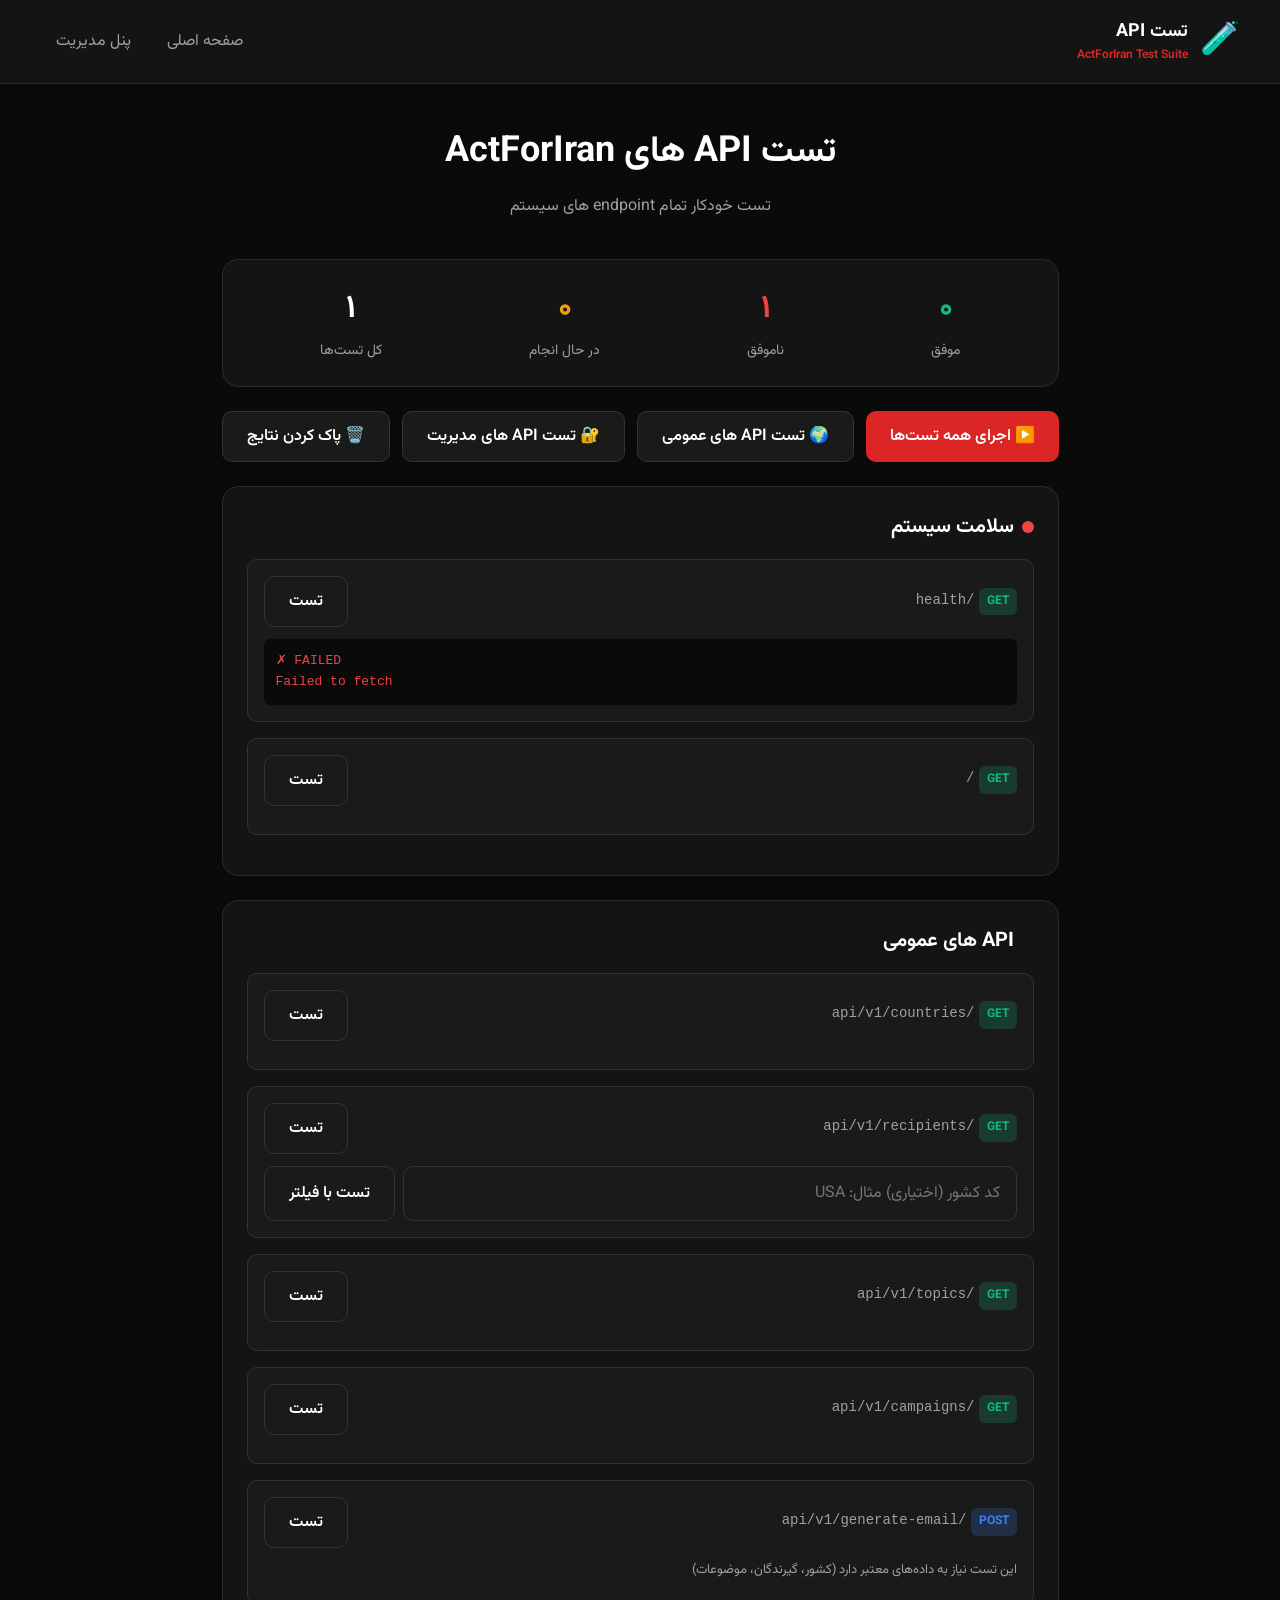
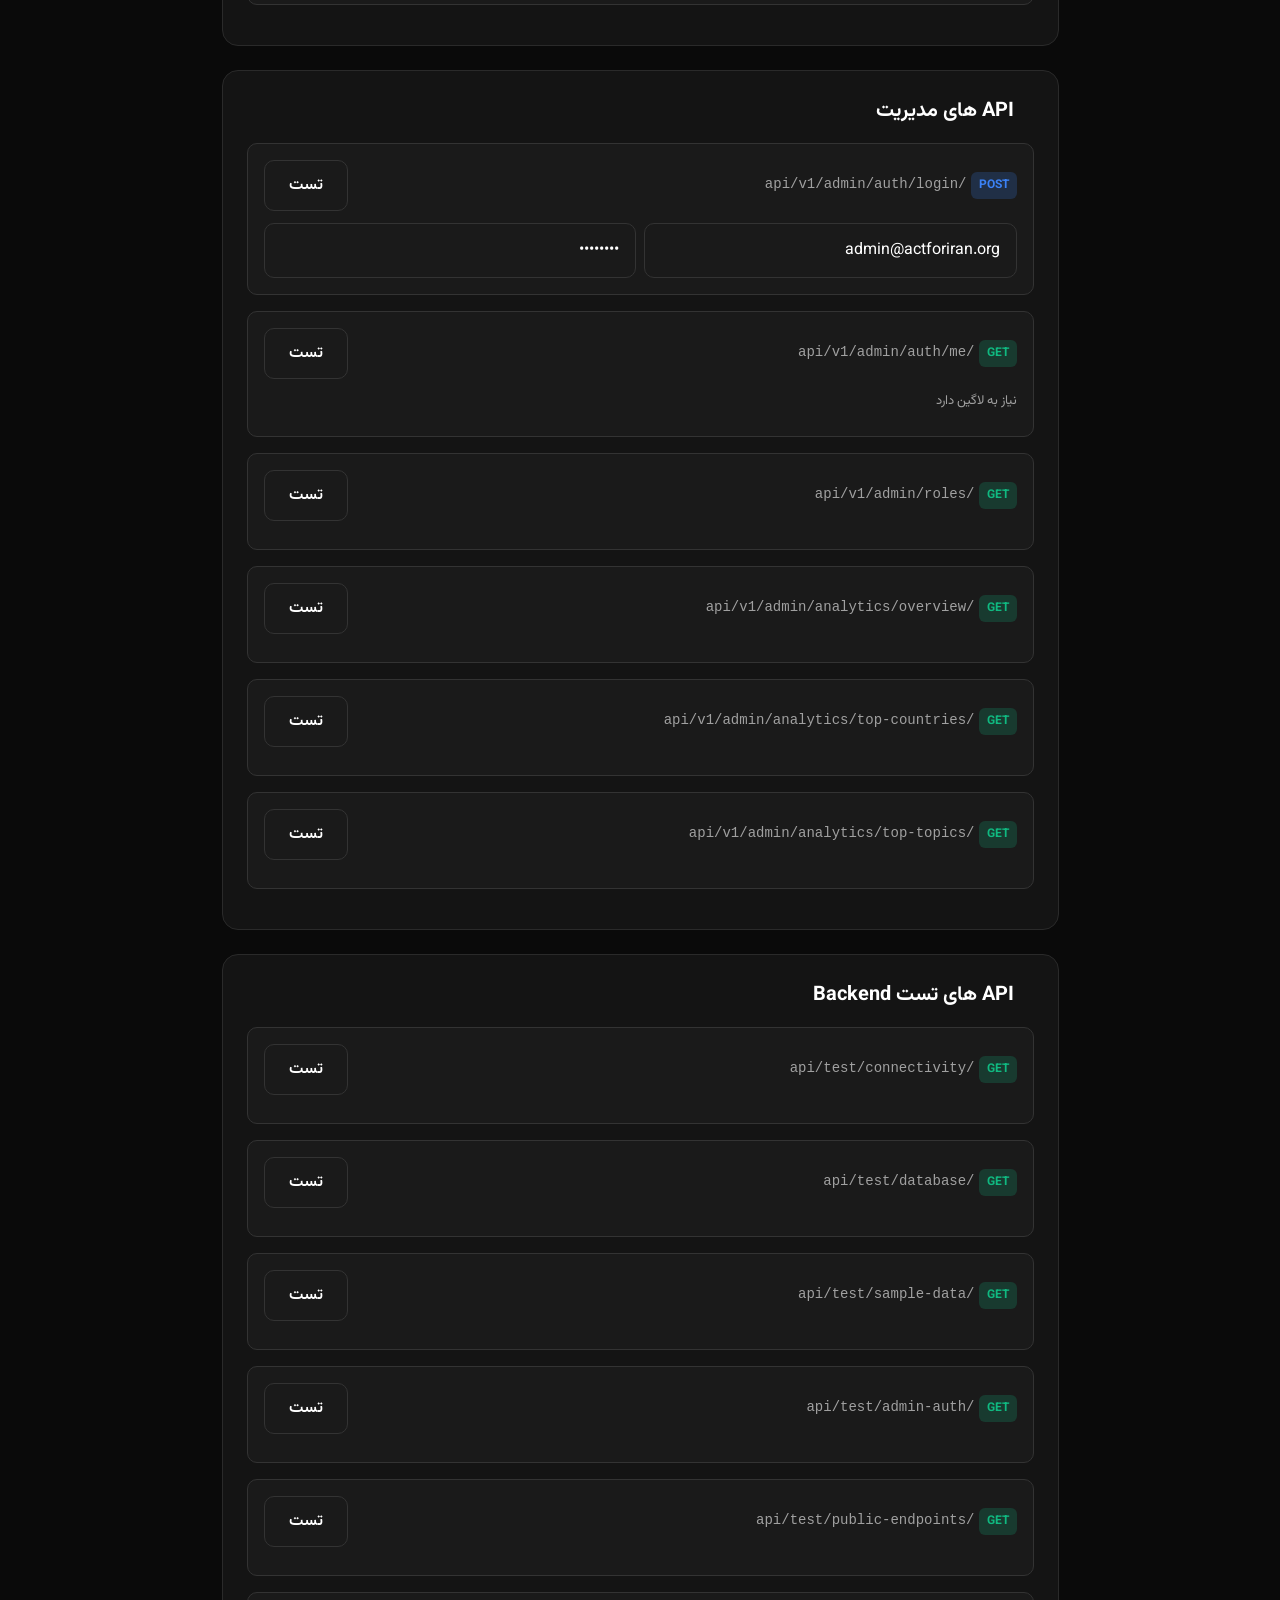
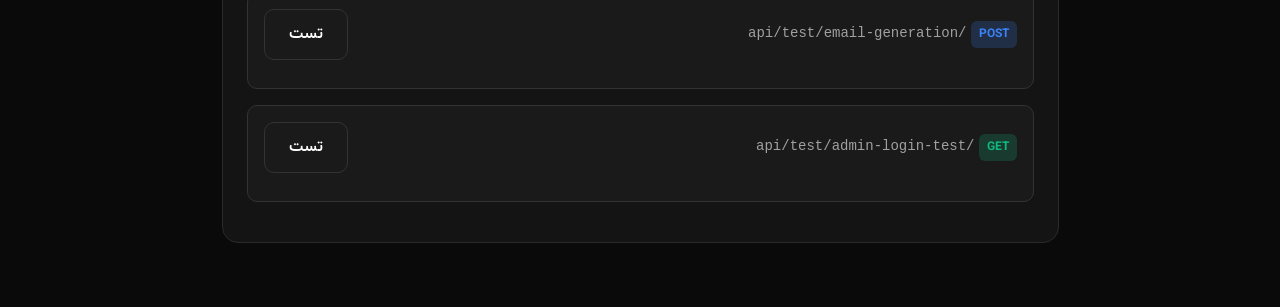
<file: frontend/etesal.html>
<!DOCTYPE html>
<html lang="fa" dir="rtl">
<head>
    <meta charset="UTF-8">
    <meta name="viewport" content="width=device-width, initial-scale=1.0">
    <title>تست API | ActForIran</title>
    <link href="https://fonts.googleapis.com/css2?family=Vazirmatn:wght@300;400;600;700&display=swap" rel="stylesheet">
    <link rel="stylesheet" href="css/style.css">
    <style>
        .test-container {
            max-width: 1200px;
            margin: 0 auto;
            padding: 40px 24px;
        }
        
        .test-header {
            text-align: center;
            margin-bottom: 40px;
        }
        
        .test-header h1 {
            font-size: 36px;
            margin-bottom: 12px;
        }
        
        .test-section {
            background: var(--bg-surface);
            border: 1px solid var(--border-color);
            border-radius: var(--radius-lg);
            padding: 24px;
            margin-bottom: 24px;
        }
        
        .test-section h2 {
            font-size: 20px;
            margin-bottom: 16px;
            display: flex;
            align-items: center;
            gap: 8px;
        }
        
        .status-dot {
            width: 12px;
            height: 12px;
            border-radius: 50%;
            display: inline-block;
        }
        
        .status-success { background: var(--success); }
        .status-error { background: var(--error); }
        .status-pending { background: var(--warning); animation: pulse 1s infinite; }
        
        @keyframes pulse {
            0%, 100% { opacity: 1; }
            50% { opacity: 0.5; }
        }
        
        .endpoint-test {
            background: var(--bg-card);
            border: 1px solid var(--border-light);
            border-radius: var(--radius-md);
            padding: 16px;
            margin-bottom: 16px;
        }
        
        .endpoint-header {
            display: flex;
            justify-content: space-between;
            align-items: center;
            margin-bottom: 12px;
        }
        
        .endpoint-method {
            display: inline-block;
            padding: 4px 8px;
            border-radius: var(--radius-sm);
            font-size: 12px;
            font-weight: 700;
        }
        
        .method-get { background: rgba(16, 185, 129, 0.2); color: var(--success); }
        .method-post { background: rgba(59, 130, 246, 0.2); color: #3B82F6; }
        .method-put { background: rgba(245, 158, 11, 0.2); color: var(--warning); }
        .method-delete { background: rgba(239, 68, 68, 0.2); color: var(--error); }
        
        .endpoint-url {
            font-family: monospace;
            color: var(--text-secondary);
            font-size: 14px;
            direction: ltr;
            text-align: left;
        }
        
        .test-result {
            background: var(--bg-dark);
            border-radius: var(--radius-sm);
            padding: 12px;
            margin-top: 12px;
            max-height: 300px;
            overflow-y: auto;
        }
        
        .test-result pre {
            margin: 0;
            font-size: 13px;
            color: var(--text-secondary);
            white-space: pre-wrap;
            word-break: break-all;
            direction: ltr;
            text-align: left;
        }
        
        .test-controls {
            display: flex;
            gap: 12px;
            margin-bottom: 24px;
            flex-wrap: wrap;
        }
        
        .summary-card {
            display: flex;
            justify-content: space-around;
            background: var(--bg-surface);
            border: 1px solid var(--border-color);
            border-radius: var(--radius-lg);
            padding: 24px;
            margin-bottom: 24px;
        }
        
        .summary-item {
            text-align: center;
        }
        
        .summary-value {
            font-size: 32px;
            font-weight: 700;
            margin-bottom: 4px;
        }
        
        .summary-label {
            color: var(--text-secondary);
            font-size: 14px;
        }
        
        .test-input {
            display: flex;
            gap: 8px;
            margin-top: 8px;
        }
        
        .test-input input {
            flex: 1;
        }
        
        .btn-icon-only {
            padding: 12px;
            min-width: auto;
        }
    </style>
</head>
<body>
    <div class="app">
        <!-- Header -->
        <header class="header">
            <div class="header-content">
                <div class="logo">
                    <span class="logo-icon">🧪</span>
                    <div class="logo-text">
                        <strong>تست API</strong>
                        <small>ActForIran Test Suite</small>
                    </div>
                </div>
                <nav class="nav">
                    <a href="index.html" class="nav-link">صفحه اصلی</a>
                    <a href="admin.html" class="nav-link">پنل مدیریت</a>
                </nav>
            </div>
        </header>

        <div class="test-container">
            <!-- Test Header -->
            <div class="test-header">
                <h1>تست API های ActForIran</h1>
                <p style="color: var(--text-secondary);">تست خودکار تمام endpoint های سیستم</p>
            </div>

            <!-- Summary -->
            <div class="summary-card">
                <div class="summary-item">
                    <div class="summary-value" style="color: var(--success);" id="passedCount">۰</div>
                    <div class="summary-label">موفق</div>
                </div>
                <div class="summary-item">
                    <div class="summary-value" style="color: var(--error);" id="failedCount">۰</div>
                    <div class="summary-label">ناموفق</div>
                </div>
                <div class="summary-item">
                    <div class="summary-value" style="color: var(--warning);" id="pendingCount">۰</div>
                    <div class="summary-label">در حال انجام</div>
                </div>
                <div class="summary-item">
                    <div class="summary-value" id="totalCount">۰</div>
                    <div class="summary-label">کل تست‌ها</div>
                </div>
            </div>

            <!-- Test Controls -->
            <div class="test-controls">
                <button class="btn btn-primary" onclick="runAllTests()">
                    ▶️ اجرای همه تست‌ها
                </button>
                <button class="btn btn-secondary" onclick="runPublicTests()">
                    🌍 تست API های عمومی
                </button>
                <button class="btn btn-secondary" onclick="runAdminTests()">
                    🔐 تست API های مدیریت
                </button>
                <button class="btn btn-secondary" onclick="clearResults()">
                    🗑️ پاک کردن نتایج
                </button>
            </div>

            <!-- Health Check -->
            <div class="test-section">
                <h2>
                    <span class="status-dot" id="status-health"></span>
                    سلامت سیستم
                </h2>
                
                <div class="endpoint-test">
                    <div class="endpoint-header">
                        <div>
                            <span class="endpoint-method method-get">GET</span>
                            <span class="endpoint-url">/health</span>
                        </div>
                        <button class="btn btn-secondary btn-sm" onclick="testHealth()">تست</button>
                    </div>
                    <div class="test-result" id="result-health" style="display:none;"></div>
                </div>

                <div class="endpoint-test">
                    <div class="endpoint-header">
                        <div>
                            <span class="endpoint-method method-get">GET</span>
                            <span class="endpoint-url">/</span>
                        </div>
                        <button class="btn btn-secondary btn-sm" onclick="testRoot()">تست</button>
                    </div>
                    <div class="test-result" id="result-root" style="display:none;"></div>
                </div>
            </div>

            <!-- Public API -->
            <div class="test-section">
                <h2>
                    <span class="status-dot" id="status-public"></span>
                    API های عمومی
                </h2>
                
                <div class="endpoint-test">
                    <div class="endpoint-header">
                        <div>
                            <span class="endpoint-method method-get">GET</span>
                            <span class="endpoint-url">/api/v1/countries</span>
                        </div>
                        <button class="btn btn-secondary btn-sm" onclick="testCountries()">تست</button>
                    </div>
                    <div class="test-result" id="result-countries" style="display:none;"></div>
                </div>

                <div class="endpoint-test">
                    <div class="endpoint-header">
                        <div>
                            <span class="endpoint-method method-get">GET</span>
                            <span class="endpoint-url">/api/v1/recipients</span>
                        </div>
                        <button class="btn btn-secondary btn-sm" onclick="testRecipients()">تست</button>
                    </div>
                    <div class="test-input">
                        <input type="text" class="form-input" id="recipientCountryCode" placeholder="کد کشور (اختیاری) مثال: USA">
                        <button class="btn btn-secondary btn-sm" onclick="testRecipientsFiltered()">تست با فیلتر</button>
                    </div>
                    <div class="test-result" id="result-recipients" style="display:none;"></div>
                </div>

                <div class="endpoint-test">
                    <div class="endpoint-header">
                        <div>
                            <span class="endpoint-method method-get">GET</span>
                            <span class="endpoint-url">/api/v1/topics</span>
                        </div>
                        <button class="btn btn-secondary btn-sm" onclick="testTopics()">تست</button>
                    </div>
                    <div class="test-result" id="result-topics" style="display:none;"></div>
                </div>

                <div class="endpoint-test">
                    <div class="endpoint-header">
                        <div>
                            <span class="endpoint-method method-get">GET</span>
                            <span class="endpoint-url">/api/v1/campaigns</span>
                        </div>
                        <button class="btn btn-secondary btn-sm" onclick="testCampaigns()">تست</button>
                    </div>
                    <div class="test-result" id="result-campaigns" style="display:none;"></div>
                </div>

                <div class="endpoint-test">
                    <div class="endpoint-header">
                        <div>
                            <span class="endpoint-method method-post">POST</span>
                            <span class="endpoint-url">/api/v1/generate-email</span>
                        </div>
                        <button class="btn btn-secondary btn-sm" onclick="testGenerateEmail()">تست</button>
                    </div>
                    <p style="font-size: 13px; color: var(--text-secondary); margin: 8px 0;">
                        این تست نیاز به داده‌های معتبر دارد (کشور، گیرندگان، موضوعات)
                    </p>
                    <div class="test-result" id="result-generate-email" style="display:none;"></div>
                </div>
            </div>

            <!-- Admin API -->
            <div class="test-section">
                <h2>
                    <span class="status-dot" id="status-admin"></span>
                    API های مدیریت
                </h2>

                <div class="endpoint-test">
                    <div class="endpoint-header">
                        <div>
                            <span class="endpoint-method method-post">POST</span>
                            <span class="endpoint-url">/api/v1/admin/auth/login</span>
                        </div>
                        <button class="btn btn-secondary btn-sm" onclick="testAdminLogin()">تست</button>
                    </div>
                    <div class="test-input">
                        <input type="email" class="form-input" id="adminEmail" placeholder="ایمیل" value="admin@actforiran.org">
                        <input type="password" class="form-input" id="adminPassword" placeholder="رمز عبور" value="admin123">
                    </div>
                    <div class="test-result" id="result-admin-login" style="display:none;"></div>
                </div>

                <div class="endpoint-test">
                    <div class="endpoint-header">
                        <div>
                            <span class="endpoint-method method-get">GET</span>
                            <span class="endpoint-url">/api/v1/admin/auth/me</span>
                        </div>
                        <button class="btn btn-secondary btn-sm" onclick="testAdminMe()">تست</button>
                    </div>
                    <p style="font-size: 13px; color: var(--text-secondary); margin: 8px 0;">
                        نیاز به لاگین دارد
                    </p>
                    <div class="test-result" id="result-admin-me" style="display:none;"></div>
                </div>

                <div class="endpoint-test">
                    <div class="endpoint-header">
                        <div>
                            <span class="endpoint-method method-get">GET</span>
                            <span class="endpoint-url">/api/v1/admin/roles</span>
                        </div>
                        <button class="btn btn-secondary btn-sm" onclick="testAdminRoles()">تست</button>
                    </div>
                    <div class="test-result" id="result-admin-roles" style="display:none;"></div>
                </div>
                
                <div class="endpoint-test">
                    <div class="endpoint-header">
                        <div>
                            <span class="endpoint-method method-get">GET</span>
                            <span class="endpoint-url">/api/v1/admin/analytics/overview</span>
                        </div>
                        <button class="btn btn-secondary btn-sm" onclick="testAnalyticsOverview()">تست</button>
                    </div>
                    <div class="test-result" id="result-analytics-overview" style="display:none;"></div>
                </div>
                
                <div class="endpoint-test">
                    <div class="endpoint-header">
                        <div>
                            <span class="endpoint-method method-get">GET</span>
                            <span class="endpoint-url">/api/v1/admin/analytics/top-countries</span>
                        </div>
                        <button class="btn btn-secondary btn-sm" onclick="testTopCountries()">تست</button>
                    </div>
                    <div class="test-result" id="result-top-countries" style="display:none;"></div>
                </div>
                
                <div class="endpoint-test">
                    <div class="endpoint-header">
                        <div>
                            <span class="endpoint-method method-get">GET</span>
                            <span class="endpoint-url">/api/v1/admin/analytics/top-topics</span>
                        </div>
                        <button class="btn btn-secondary btn-sm" onclick="testTopTopics()">تست</button>
                    </div>
                    <div class="test-result" id="result-top-topics" style="display:none;"></div>
                </div>
            </div>

            <!-- Test API (Backend Testing) -->
            <div class="test-section">
                <h2>
                    <span class="status-dot" id="status-test"></span>
                    API های تست Backend
                </h2>

                <div class="endpoint-test">
                    <div class="endpoint-header">
                        <div>
                            <span class="endpoint-method method-get">GET</span>
                            <span class="endpoint-url">/api/test/connectivity</span>
                        </div>
                        <button class="btn btn-secondary btn-sm" onclick="testConnectivity()">تست</button>
                    </div>
                    <div class="test-result" id="result-connectivity" style="display:none;"></div>
                </div>

                <div class="endpoint-test">
                    <div class="endpoint-header">
                        <div>
                            <span class="endpoint-method method-get">GET</span>
                            <span class="endpoint-url">/api/test/database</span>
                        </div>
                        <button class="btn btn-secondary btn-sm" onclick="testDatabase()">تست</button>
                    </div>
                    <div class="test-result" id="result-database" style="display:none;"></div>
                </div>

                <div class="endpoint-test">
                    <div class="endpoint-header">
                        <div>
                            <span class="endpoint-method method-get">GET</span>
                            <span class="endpoint-url">/api/test/sample-data</span>
                        </div>
                        <button class="btn btn-secondary btn-sm" onclick="testSampleData()">تست</button>
                    </div>
                    <div class="test-result" id="result-sample-data" style="display:none;"></div>
                </div>

                <div class="endpoint-test">
                    <div class="endpoint-header">
                        <div>
                            <span class="endpoint-method method-get">GET</span>
                            <span class="endpoint-url">/api/test/admin-auth</span>
                        </div>
                        <button class="btn btn-secondary btn-sm" onclick="testAdminAuth()">تست</button>
                    </div>
                    <div class="test-result" id="result-admin-auth" style="display:none;"></div>
                </div>

                <div class="endpoint-test">
                    <div class="endpoint-header">
                        <div>
                            <span class="endpoint-method method-get">GET</span>
                            <span class="endpoint-url">/api/test/public-endpoints</span>
                        </div>
                        <button class="btn btn-secondary btn-sm" onclick="testPublicEndpoints()">تست</button>
                    </div>
                    <div class="test-result" id="result-public-endpoints" style="display:none;"></div>
                </div>

                <div class="endpoint-test">
                    <div class="endpoint-header">
                        <div>
                            <span class="endpoint-method method-post">POST</span>
                            <span class="endpoint-url">/api/test/email-generation</span>
                        </div>
                        <button class="btn btn-secondary btn-sm" onclick="testEmailGeneration()">تست</button>
                    </div>
                    <div class="test-result" id="result-email-generation" style="display:none;"></div>
                </div>

                <div class="endpoint-test">
                    <div class="endpoint-header">
                        <div>
                            <span class="endpoint-method method-get">GET</span>
                            <span class="endpoint-url">/api/test/admin-login-test</span>
                        </div>
                        <button class="btn btn-secondary btn-sm" onclick="testAdminLoginTest()">تست</button>
                    </div>
                    <div class="test-result" id="result-admin-login-test" style="display:none;"></div>
                </div>
            </div>
        </div>
    </div>

    <script src="js/test.js"></script>
</body>
</html>
</file>
<file: frontend/css/style.css>
/* ActForIran - Persian RTL Dark Theme */

/* Reset & Base */
*, *::before, *::after {
    margin: 0;
    padding: 0;
    box-sizing: border-box;
    -webkit-tap-highlight-color: transparent;
}

:root {
    /* Colors - News Station Theme */
    --bg-dark: #0A0A0A;
    --bg-surface: #141414;
    --bg-card: #1A1A1A;
    --bg-hover: #222222;
    
    --text-primary: #FFFFFF;
    --text-secondary: #A0A0A0;
    --text-muted: #666666;
    
    --accent-red: #DC2626;
    --accent-red-hover: #B91C1C;
    --accent-red-light: #EF4444;
    
    --border-color: #2A2A2A;
    --border-light: #333333;
    
    --success: #10B981;
    --warning: #F59E0B;
    --error: #EF4444;
    
    /* Typography */
    --font-family: 'Vazirmatn', -apple-system, BlinkMacSystemFont, sans-serif;
    
    /* Spacing */
    --radius-sm: 6px;
    --radius-md: 10px;
    --radius-lg: 16px;
    --radius-xl: 24px;
    
    /* Shadows */
    --shadow-sm: 0 2px 4px rgba(0,0,0,0.3);
    --shadow-md: 0 4px 12px rgba(0,0,0,0.4);
    --shadow-lg: 0 8px 24px rgba(0,0,0,0.5);
}

html {
    font-size: 16px;
    scroll-behavior: smooth;
}

body {
    font-family: var(--font-family);
    background: var(--bg-dark);
    color: var(--text-primary);
    line-height: 1.6;
    direction: rtl;
    min-height: 100vh;
}

/* App Container */
.app {
    min-height: 100vh;
    display: flex;
    flex-direction: column;
}

/* Header */
.header {
    background: var(--bg-surface);
    border-bottom: 1px solid var(--border-color);
    padding: 16px 24px;
    position: sticky;
    top: 0;
    z-index: 100;
}

.header-content {
    max-width: 1200px;
    margin: 0 auto;
    display: flex;
    justify-content: space-between;
    align-items: center;
}

.logo {
    display: flex;
    align-items: center;
    gap: 12px;
}

.logo-icon {
    font-size: 32px;
}

.logo-text {
    display: flex;
    flex-direction: column;
}

.logo-text strong {
    font-size: 18px;
    font-weight: 700;
    color: var(--text-primary);
}

.logo-text small {
    font-size: 12px;
    color: var(--accent-red);
    font-weight: 600;
}

.nav-link {
    color: var(--text-secondary);
    text-decoration: none;
    padding: 8px 16px;
    border-radius: var(--radius-md);
    transition: all 0.2s;
}

.nav-link:hover {
    color: var(--text-primary);
    background: var(--bg-hover);
}

/* Breaking News Ticker */
.ticker {
    background: var(--accent-red);
    padding: 10px 24px;
    display: flex;
    align-items: center;
    gap: 16px;
    overflow: hidden;
}

.ticker-label {
    background: var(--bg-dark);
    color: var(--accent-red);
    padding: 4px 12px;
    border-radius: var(--radius-sm);
    font-weight: 700;
    font-size: 14px;
    animation: pulse 2s infinite;
    flex-shrink: 0;
}

.ticker-slider {
    flex: 1;
    overflow: hidden;
    position: relative;
}

.ticker-text {
    font-weight: 600;
    font-size: 14px;
    white-space: nowrap;
    transition: opacity 0.5s ease;
}

@keyframes pulse {
    0%, 100% { opacity: 1; }
    50% { opacity: 0.7; }
}

/* Main Content */
.main {
    flex: 1;
    max-width: 900px;
    margin: 0 auto;
    padding: 40px 24px;
    width: 100%;
}

/* Hero Section */
.hero {
    text-align: center;
    padding: 60px 0;
}

.hero h1 {
    font-size: 42px;
    font-weight: 700;
    margin-bottom: 16px;
    line-height: 1.3;
}

.hero p {
    font-size: 18px;
    color: var(--text-secondary);
    margin-bottom: 32px;
}

/* Campaigns Section */
.campaigns-section {
    margin: 32px 0;
    padding: 24px;
    background: var(--bg-surface);
    border-radius: var(--radius-xl);
    border: 1px solid var(--border-color);
}

.campaigns-grid {
    display: grid;
    grid-template-columns: repeat(auto-fill, minmax(320px, 1fr));
    gap: 24px;
}

.campaign-card {
    background: var(--bg-card);
    border: 1px solid var(--border-color);
    border-radius: 16px;
    padding: 20px;
    cursor: pointer;
    transition: all 0.3s ease;
    text-align: right;
    position: relative;
    overflow: hidden;
    box-shadow: 0 2px 8px rgba(0, 0, 0, 0.15);
}

.campaign-card::before {
    content: '';
    position: absolute;
    top: 0;
    left: 0;
    right: 0;
    height: 3px;
    background: var(--accent-red);
    opacity: 0;
    transition: opacity 0.3s;
}

.campaign-card:hover {
    border-color: var(--accent-red);
    transform: translateY(-4px);
    box-shadow: 0 8px 20px rgba(220, 38, 38, 0.15);
}

.campaign-card:hover::before {
    opacity: 1;
}

.campaign-card .campaign-header {
    display: flex;
    align-items: flex-start;
    gap: 16px;
    margin-bottom: 16px;
}

.campaign-card .campaign-icon {
    font-size: 36px;
    background: var(--bg-surface);
    width: 56px;
    height: 56px;
    display: flex;
    align-items: center;
    justify-content: center;
    border-radius: 12px;
    flex-shrink: 0;
}

.campaign-card .campaign-info {
    flex: 1;
}

.campaign-card .campaign-title {
    font-size: 16px;
    font-weight: 700;
    margin-bottom: 6px;
    color: var(--text-primary);
    line-height: 1.3;
}

.campaign-card .campaign-description {
    font-size: 13px;
    color: var(--text-secondary);
    line-height: 1.5;
    margin-bottom: 12px;
    display: -webkit-box;
    -webkit-line-clamp: 3;
    -webkit-box-orient: vertical;
    overflow: hidden;
    text-overflow: ellipsis;
}

.campaign-card .campaign-description.expanded {
    -webkit-line-clamp: unset;
    display: block;
}

.campaign-card .read-more-btn {
    background: none;
    border: none;
    color: var(--accent-red);
    font-size: 12px;
    font-weight: 600;
    cursor: pointer;
    padding: 4px 0;
    margin-bottom: 8px;
    font-family: var(--font-family);
}

.campaign-card .campaign-meta {
    display: flex;
    gap: 12px;
    padding-top: 12px;
    border-top: 1px solid var(--border-color);
    flex-wrap: wrap;
}

.campaign-card .campaign-meta-item {
    display: flex;
    align-items: center;
    gap: 4px;
    font-size: 12px;
    color: var(--text-muted);
    background: var(--bg-surface);
    padding: 4px 10px;
    border-radius: 16px;
}

.campaign-card .campaign-cta {
    display: inline-flex;
    align-items: center;
    gap: 6px;
    margin-top: 12px;
    padding: 10px 16px;
    background: var(--accent-red);
    color: white;
    border-radius: 10px;
    font-weight: 600;
    font-size: 13px;
    transition: all 0.2s;
}

.campaign-card:hover .campaign-cta {
    background: var(--accent-red-hover);
}

/* Campaign Stepper Styles */
.campaign-stepper {
    background: var(--bg-card);
    border-radius: var(--radius-xl);
    padding: 32px;
    margin: 24px auto;
    max-width: 800px;
}

.campaign-info-banner {
    animation: slideIn 0.5s ease-out;
}

@keyframes slideIn {
    from {
        opacity: 0;
        transform: translateY(-20px);
    }
    to {
        opacity: 1;
        transform: translateY(0);
    }
}

/* Admin Analytics */
.analytics-header {
    display: flex;
    justify-content: space-between;
    align-items: center;
    margin-bottom: 16px;
    margin-top: 0;
    padding-top: 0;
}

.analytics-header,
.analytics-kpis,
.analytics-grid,
.analytics-section {
    max-width: 80%;
    margin-left: auto;
    margin-right: auto;
}

#analyticsTab {
    padding-top: 0;
}

.analytics-kpis .stat-card {
    color: #fff;
}
.analytics-kpis .stat-value,
.analytics-kpis .stat-label {
    color: #fff;
}

.stat-gradient-1 { background: linear-gradient(135deg, #667eea 0%, #764ba2 100%); }
.stat-gradient-2 { background: linear-gradient(135deg, #f093fb 0%, #f5576c 100%); }
.stat-gradient-3 { background: linear-gradient(135deg, #4facfe 0%, #00f2fe 100%); }
.stat-gradient-4 { background: linear-gradient(135deg, #43e97b 0%, #38f9d7 100%); }

.analytics-grid {
    display: grid;
    grid-template-columns: repeat(auto-fit, minmax(320px, 1fr));
    gap: 20px;
    margin-top: 24px;
}

.analytics-card {
    background: var(--card-bg);
    padding: 20px;
    border-radius: 12px;
    box-shadow: 0 2px 8px rgba(0,0,0,0.08);
}

.analytics-card h3 {
    margin: 0 0 12px;
    font-size: 16px;
}

.analytics-section {
    margin-top: 28px;
}

.analytics-section-header {
    display: flex;
    justify-content: space-between;
    align-items: center;
    gap: 12px;
    margin-bottom: 16px;
}

.time-toggle {
    display: flex;
    gap: 8px;
    flex-wrap: wrap;
}
.time-toggle .btn.active {
    background: var(--primary-color);
    color: #fff;
}

.analytics-charts {
    display: grid;
    grid-template-columns: repeat(auto-fit, minmax(340px, 1fr));
    gap: 20px;
}

.chart-container {
    background: var(--card-bg);
    padding: 18px;
    border-radius: 12px;
    box-shadow: 0 2px 8px rgba(0,0,0,0.08);
}

.chart-container h4 {
    margin: 0 0 10px;
    font-size: 15px;
}

.chart-canvas {
    position: relative;
    height: 320px;
    width: 100%;
}

.chart-container.full-width {
    grid-column: 1 / -1;
}

.flag-chip {
    display: inline-flex;
    align-items: center;
    gap: 6px;
    background: var(--bg-surface);
    border: 1px solid var(--border-color);
    padding: 4px 8px;
    border-radius: 999px;
    font-size: 12px;
}

.flag-emoji {
    font-size: 18px;
    line-height: 1;
}

@media (max-width: 768px) {
    .analytics-header,
    .analytics-kpis,
    .analytics-grid,
    .analytics-section {
        max-width: 96%;
    }

    .chart-canvas {
        height: 260px;
    }
}

#recipientsList {
    max-height: 420px;
    overflow-y: auto;
    padding: 4px;
    border-radius: var(--radius-md);
}

.email-groups {
    display: grid;
    gap: 16px;
}

.email-group-card {
    background: var(--bg-card);
    border: 1px solid var(--border-color);
    border-radius: var(--radius-lg);
    padding: 16px;
}

.email-group-header {
    display: flex;
    flex-direction: column;
    gap: 6px;
    margin-bottom: 12px;
    font-weight: 600;
}

.email-group-meta {
    font-size: 12px;
    color: var(--text-secondary);
    line-height: 1.6;
}

@media (max-width: 768px) {
    .campaigns-grid {
        grid-template-columns: 1fr;
    }
}

/* Hero Steps Preview */
.hero-steps {
    display: flex;
    justify-content: center;
    align-items: center;
    gap: 16px;
    margin: 40px 0;
    flex-wrap: wrap;
}

.hero-step {
    background: var(--bg-surface);
    border: 1px solid var(--border-color);
    border-radius: var(--radius-lg);
    padding: 20px;
    min-width: 150px;
    transition: all 0.3s ease;
}

.hero-step:hover {
    border-color: var(--accent-red);
    transform: translateY(-4px);
    box-shadow: 0 8px 16px rgba(220, 38, 38, 0.2);
}

.hero-step-icon {
    font-size: 32px;
    margin-bottom: 8px;
}

.hero-step-title {
    font-size: 14px;
    font-weight: 700;
    margin-bottom: 4px;
}

.hero-step-desc {
    font-size: 12px;
    color: var(--text-secondary);
    line-height: 1.4;
}

.hero-step-arrow {
    font-size: 24px;
    color: var(--accent-red);
    font-weight: 700;
    flex-shrink: 0;
}

/* Responsive Design */
@media (max-width: 1024px) {
    .header-content {
        padding: 0 16px;
    }
    
    .hero {
        padding: 40px 20px;
    }
    
    .hero h1 {
        font-size: 32px;
    }
}

@media (max-width: 768px) {
    .hero-step-arrow {
        display: none;
    }
    
    .hero-steps {
        gap: 8px;
    }
    
    .hero-step {
        min-width: 120px;
        max-width: 140px;
        padding: 12px;
    }
    
    .hero-step-icon {
        font-size: 28px;
    }
    
    .hero-step-title {
        font-size: 13px;
    }
    
    .hero-step-desc {
        font-size: 11px;
    }
    
    .hero h1 {
        font-size: 28px;
    }
    
    .hero p {
        font-size: 14px;
    }
    
    .btn-large {
        padding: 14px 28px;
        font-size: 16px;
    }
}

@media (max-width: 480px) {
    .header {
        padding: 10px 12px;
    }
    
    .logo-icon {
        font-size: 24px;
    }
    
    .logo-text strong {
        font-size: 14px;
    }
    
    .logo-text small {
        font-size: 10px;
    }
    
    .nav-link {
        padding: 6px 10px;
        font-size: 13px;
    }
    
    .ticker {
        padding: 8px 12px;
        gap: 10px;
    }
    
    .ticker-label {
        font-size: 12px;
        padding: 3px 8px;
    }
    
    .ticker-text {
        font-size: 12px;
    }
    
    .main {
        padding: 16px 10px;
    }
    
    .hero {
        padding: 16px 8px;
    }
    
    .hero h1 {
        font-size: 20px;
        line-height: 1.4;
    }
    
    .hero p {
        font-size: 13px;
    }
    
    .hero-step {
        min-width: 110px;
        max-width: 130px;
        padding: 10px;
    }
    
    .info-section {
        grid-template-columns: 1fr;
    }
    
    .btn-large {
        padding: 10px 20px !important;
        font-size: 14px !important;
    }
    
    .stepper-container {
        padding: 14px;
        border-radius: 12px;
    }
    
    .step-number {
        width: 32px;
        height: 32px;
        font-size: 13px;
    }
}

/* Buttons */
.btn {
    display: inline-flex;
    align-items: center;
    justify-content: center;
    gap: 8px;
    padding: 12px 24px;
    border: none;
    border-radius: var(--radius-md);
    font-family: var(--font-family);
    font-size: 16px;
    font-weight: 600;
    cursor: pointer;
    transition: all 0.2s;
    -webkit-appearance: none;
    -moz-appearance: none;
    appearance: none;
    touch-action: manipulation;
    user-select: none;
    -webkit-user-select: none;
}

.btn-primary {
    background: var(--accent-red);
    color: white;
}

.btn-primary:hover {
    background: var(--accent-red-hover);
    transform: translateY(-2px);
}

.btn-primary:disabled {
    background: var(--text-muted);
    cursor: not-allowed;
    transform: none;
}

.btn-secondary {
    background: var(--bg-card);
    color: var(--text-primary);
    border: 1px solid var(--border-light);
}

.btn-secondary:hover {
    background: var(--bg-hover);
}

.btn-secondary:disabled {
    opacity: 0.5;
    cursor: not-allowed;
}

.btn-large {
    padding: 16px 32px;
    font-size: 18px;
}

.btn-icon {
    font-size: 18px;
}

/* Stepper Container */
.stepper-container {
    display: none;
    background: var(--bg-surface);
    border-radius: var(--radius-xl);
    padding: 32px;
    margin-top: 40px;
    border: 1px solid var(--border-color);
}

.stepper-container.active {
    display: block;
    animation: fadeIn 0.3s ease;
}

@keyframes fadeIn {
    from { opacity: 0; transform: translateY(20px); }
    to { opacity: 1; transform: translateY(0); }
}

/* Progress Bar */
.progress-bar {
    height: 4px;
    background: var(--bg-card);
    border-radius: 2px;
    margin-bottom: 24px;
    overflow: hidden;
}

.progress-fill {
    height: 100%;
    background: var(--accent-red);
    border-radius: 2px;
    transition: width 0.3s ease;
    width: 20%;
}

/* Step Indicators */
.step-indicators {
    display: flex;
    justify-content: space-between;
    margin-bottom: 32px;
}

.step-indicator {
    display: flex;
    flex-direction: column;
    align-items: center;
    gap: 8px;
    opacity: 0.5;
    transition: opacity 0.2s;
}

.step-indicator.active,
.step-indicator.completed {
    opacity: 1;
}

.step-number {
    width: 40px;
    height: 40px;
    display: flex;
    align-items: center;
    justify-content: center;
    background: var(--bg-card);
    border: 2px solid var(--border-light);
    border-radius: 50%;
    font-weight: 700;
    transition: all 0.2s;
}

.step-indicator.active .step-number {
    background: var(--accent-red);
    border-color: var(--accent-red);
}

.step-indicator.completed .step-number {
    background: var(--success);
    border-color: var(--success);
}

.step-label {
    font-size: 13px;
    color: var(--text-secondary);
}

.step-indicator.active .step-label {
    color: var(--text-primary);
    font-weight: 600;
}

/* Step Panels */
.step-panels {
    min-height: 300px;
}

.step-panel {
    display: none;
}

.step-panel.active {
    display: block;
    animation: fadeIn 0.3s ease;
}

.step-panel h2 {
    font-size: 24px;
    margin-bottom: 8px;
}

.step-panel > p {
    color: var(--text-secondary);
    margin-bottom: 24px;
}

/* Form Elements */
.form-group {
    margin-bottom: 20px;
}

.form-group label {
    display: block;
    margin-bottom: 8px;
    font-weight: 600;
    color: var(--text-secondary);
}

.form-select,
.form-input,
.form-textarea {
    width: 100%;
    padding: 14px 16px;
    background: var(--bg-card);
    border: 1px solid var(--border-light);
    border-radius: var(--radius-md);
    color: var(--text-primary);
    font-family: var(--font-family);
    font-size: 16px;
    transition: border-color 0.2s;
}

.form-select:focus,
.form-input:focus,
.form-textarea:focus {
    outline: none;
    border-color: var(--accent-red);
}

.form-select option {
    background: var(--bg-card);
    color: var(--text-primary);
}

.form-textarea {
    resize: vertical;
    min-height: 150px;
}

/* Checkbox List */
.checkbox-list {
    display: flex;
    flex-direction: column;
    gap: 12px;
    max-height: 350px;
    overflow-y: auto;
    padding-right: 8px;
}

.checkbox-item {
    display: flex;
    align-items: center;
    gap: 12px;
    padding: 16px;
    background: var(--bg-card);
    border: 1px solid var(--border-light);
    border-radius: var(--radius-md);
    cursor: pointer;
    transition: all 0.2s;
}

.checkbox-item:hover {
    border-color: var(--accent-red);
    background: var(--bg-hover);
}

.checkbox-item.selected {
    border-color: var(--accent-red);
    background: rgba(220, 38, 38, 0.1);
}

.checkbox-item input[type="checkbox"] {
    width: 20px;
    height: 20px;
    accent-color: var(--accent-red);
    pointer-events: none;
}

.checkbox-item .item-content {
    flex: 1;
}

.checkbox-item .item-title {
    font-weight: 600;
    margin-bottom: 2px;
}

.checkbox-item .item-subtitle {
    font-size: 14px;
    color: var(--text-secondary);
}

.checkbox-item .topic-toggle {
    margin-top: 6px;
    background: transparent;
    border: none;
    color: var(--accent-red);
    font-weight: 600;
    cursor: pointer;
    padding: 0;
}

.checkbox-item .topic-toggle:hover {
    text-decoration: underline;
}

.form-alert {
    margin: 12px 0 14px;
    padding: 10px 14px;
    border-radius: var(--radius-md);
    background: rgba(220, 38, 38, 0.08);
    border: 1px solid rgba(220, 38, 38, 0.2);
    color: var(--text-primary);
    font-size: 14px;
}

.long-text.clamped {
    display: -webkit-box;
    -webkit-line-clamp: 3;
    -webkit-box-orient: vertical;
    overflow: hidden;
}

.read-more-btn {
    margin-top: 8px;
    background: transparent;
    border: none;
    color: var(--accent-red);
    font-weight: 600;
    cursor: pointer;
    padding: 0;
}

.read-more-btn:hover {
    text-decoration: underline;
}

.loading-card {
    border: 1px dashed var(--border-color);
    background: var(--bg-card);
}

.progress {
    width: 100%;
    height: 8px;
    background: var(--bg-surface);
    border-radius: 999px;
    overflow: hidden;
    margin: 12px 0 8px;
}

.progress-bar {
    height: 100%;
    width: 0%;
    background: linear-gradient(90deg, var(--accent-red), #ff8a8a);
    transition: width 0.35s ease;
}

.loading-text {
    font-size: 14px;
    color: var(--text-secondary);
}

/* Radio Group */
.radio-group {
    display: flex;
    flex-direction: column;
    gap: 16px;
}

.radio-card {
    display: block;
    cursor: pointer;
}

.radio-card input {
    display: none;
}

.radio-content {
    display: flex;
    align-items: center;
    gap: 16px;
    padding: 24px;
    background: var(--bg-card);
    border: 2px solid var(--border-light);
    border-radius: var(--radius-lg);
    transition: all 0.2s;
}

.radio-card input:checked + .radio-content {
    border-color: var(--accent-red);
    background: rgba(220, 38, 38, 0.1);
}

.radio-card:hover .radio-content {
    border-color: var(--accent-red-light);
}

.radio-icon {
    font-size: 32px;
}

.radio-label {
    font-size: 18px;
    font-weight: 600;
}

/* Email Preview */
.email-preview {
    margin-bottom: 24px;
}

.email-bcc {
    font-size: 13px;
    color: var(--text-secondary);
    margin-bottom: 8px;
    word-break: break-word;
}

/* Step Navigation */
.step-nav {
    display: flex;
    justify-content: space-between;
    margin-top: 32px;
    padding-top: 24px;
    border-top: 1px solid var(--border-color);
}

/* Info Section */
.info-section {
    display: grid;
    grid-template-columns: repeat(4, 1fr);
    gap: 24px;
    margin-top: 60px;
}

.info-card {
    background: var(--bg-surface);
    border: 1px solid var(--border-color);
    border-radius: var(--radius-lg);
    padding: 32px;
    text-align: center;
}

.info-icon {
    font-size: 48px;
    display: block;
    margin-bottom: 16px;
}

.info-card h3 {
    font-size: 18px;
    margin-bottom: 8px;
}

.info-card p {
    color: var(--text-secondary);
    font-size: 14px;
}

.campaign-results-grid {
    width: 100%;
}

.result-card {
    word-break: break-word;
}

/* Footer */
.footer {
    background: var(--bg-surface);
    border-top: 1px solid var(--border-color);
    padding: 24px;
    text-align: center;
    color: var(--text-muted);
    font-size: 14px;
}

/* Loading State */
.loading {
    text-align: center;
    padding: 40px;
    color: var(--text-secondary);
}

/* Notification */
.notification {
    position: fixed;
    top: 20px;
    left: 20px;
    padding: 16px 24px;
    border-radius: var(--radius-md);
    font-weight: 600;
    z-index: 1000;
    animation: slideIn 0.3s ease;
}

.notification.success {
    background: var(--success);
    color: white;
}

.notification.error {
    background: var(--error);
    color: white;
}

.notification.info {
    background: var(--accent-red);
    color: white;
}

@keyframes slideIn {
    from { opacity: 0; transform: translateX(-20px); }
    to { opacity: 1; transform: translateX(0); }
}

/* Scrollbar */
::-webkit-scrollbar {
    width: 8px;
}

::-webkit-scrollbar-track {
    background: var(--bg-card);
}

::-webkit-scrollbar-thumb {
    background: var(--border-light);
    border-radius: 4px;
}

::-webkit-scrollbar-thumb:hover {
    background: var(--text-muted);
}

/* Responsive */
@media (max-width: 768px) {
    .hero h1 {
        font-size: 22px;
        line-height: 1.35;
        margin-bottom: 8px;
    }
    
    .hero p {
        font-size: 14px;
        margin-bottom: 16px;
    }

    .hero {
        padding: 20px 12px;
    }

    .campaigns-section {
        margin: 16px auto 24px;
        padding: 0 4px;
    }
    
    .campaigns-title {
        font-size: 14px !important;
        margin-bottom: 12px !important;
    }
    
    .divider-line {
        margin: 20px 0 !important;
        font-size: 12px !important;
    }
    
    .info-badges {
        font-size: 11px !important;
        gap: 8px !important;
        margin-top: 16px !important;
    }
    
    .helper-text {
        font-size: 11px !important;
    }
    
    .btn-large {
        padding: 12px 24px !important;
        font-size: 15px !important;
    }
    
    .info-section {
        grid-template-columns: 1fr;
        gap: 16px;
    }
    
    .step-indicators {
        gap: 8px;
    }
    
    .step-label {
        display: none;
    }
    
    .stepper-container {
        padding: 16px;
        margin-top: 20px;
    }

    .campaign-results-grid {
        grid-template-columns: 1fr !important;
        gap: 16px !important;
        padding: 0 12px;
    }

    .result-card {
        padding: 20px !important;
    }

    .result-card h3 {
        font-size: 18px !important;
    }
}

/* ========================================
   ADMIN PANEL STYLES
   ======================================== */

/* Admin Layout */
.admin-app {
    min-height: 100vh;
    display: flex;
    flex-direction: column;
}

/* Login Page */
.login-container {
    min-height: 100vh;
    display: flex;
    align-items: center;
    justify-content: center;
    padding: 24px;
}

.login-box {
    background: var(--bg-surface);
    border: 1px solid var(--border-color);
    border-radius: var(--radius-xl);
    padding: 48px;
    width: 100%;
    max-width: 400px;
}

.login-box h1 {
    font-size: 28px;
    margin-bottom: 8px;
    text-align: center;
}

.login-box > p {
    color: var(--text-secondary);
    text-align: center;
    margin-bottom: 32px;
}

/* Admin Dashboard */
.admin-layout {
    display: none;
}

.admin-layout.active {
    display: flex;
    flex-direction: column;
    min-height: 100vh;
}

.admin-header {
    background: var(--bg-surface);
    border-bottom: 1px solid var(--border-color);
    padding: 16px 24px;
    display: flex;
    justify-content: space-between;
    align-items: center;
}

.admin-user {
    display: flex;
    align-items: center;
    gap: 12px;
}

.admin-content {
    flex: 1;
    padding: 32px;
    max-width: 1400px;
    margin: 0 auto;
    width: 100%;
}

/* Stats Cards */
.stats-grid {
    display: grid;
    grid-template-columns: repeat(4, 1fr);
    gap: 24px;
    margin-bottom: 40px;
}

.stat-card {
    background: var(--bg-surface);
    border: 1px solid var(--border-color);
    border-radius: var(--radius-lg);
    padding: 24px;
}

.stat-card .stat-value {
    font-size: 36px;
    font-weight: 700;
    color: var(--accent-red);
}

.stat-card .stat-label {
    color: var(--text-secondary);
    margin-top: 4px;
}

/* Admin Tabs */
.admin-tabs {
    display: flex;
    gap: 8px;
    margin-bottom: 24px;
    border-bottom: 1px solid var(--border-color);
    padding-bottom: 16px;
}

.admin-tab {
    padding: 12px 24px;
    background: transparent;
    border: none;
    color: var(--text-secondary);
    font-family: var(--font-family);
    font-size: 16px;
    font-weight: 600;
    cursor: pointer;
    border-radius: var(--radius-md);
    transition: all 0.2s;
}

.admin-tab:hover {
    color: var(--text-primary);
    background: var(--bg-hover);
}

.admin-tab.active {
    color: var(--text-primary);
    background: var(--accent-red);
}

/* Data Table */
.data-table {
    width: 100%;
    border-collapse: collapse;
    background: var(--bg-surface);
    border-radius: var(--radius-lg);
    overflow: hidden;
    border: 1px solid var(--border-color);
}

.data-table th,
.data-table td {
    padding: 16px;
    text-align: right;
    border-bottom: 1px solid var(--border-color);
}

.data-table th {
    background: var(--bg-card);
    font-weight: 600;
    color: var(--text-secondary);
}

.data-table tr:hover td {
    background: var(--bg-hover);
}

.data-table .actions {
    display: flex;
    gap: 8px;
}

.data-table .btn-sm {
    padding: 6px 12px;
    font-size: 14px;
}

/* Tab Content */
.tab-content {
    display: none;
}

.tab-content.active {
    display: block;
}

/* Modal */
.modal {
    display: none;
    position: fixed;
    top: 0;
    left: 0;
    right: 0;
    bottom: 0;
    background: rgba(0, 0, 0, 0.8);
    z-index: 1000;
    align-items: center;
    justify-content: center;
    padding: 24px;
}

.modal.active {
    display: flex;
}

.modal-content {
    background: var(--bg-surface);
    border: 1px solid var(--border-color);
    border-radius: var(--radius-xl);
    padding: 32px;
    max-width: 500px;
    width: 100%;
    max-height: 90vh;
    overflow-y: auto;
}

.modal-header {
    display: flex;
    justify-content: space-between;
    align-items: center;
    margin-bottom: 24px;
}

.modal-header h2 {
    font-size: 20px;
}

.modal-close {
    background: none;
    border: none;
    color: var(--text-secondary);
    font-size: 24px;
    cursor: pointer;
}

.modal-close:hover {
    color: var(--text-primary);
}

/* Status Badge */
.badge {
    display: inline-block;
    padding: 4px 10px;
    border-radius: var(--radius-sm);
    font-size: 12px;
    font-weight: 600;
}

.badge-success {
    background: rgba(16, 185, 129, 0.2);
    color: var(--success);
}

.badge-warning {
    background: rgba(245, 158, 11, 0.2);
    color: var(--warning);
}

.badge-error {
    background: rgba(239, 68, 68, 0.2);
    color: var(--error);
}

@media (max-width: 1024px) {
    .stats-grid {
        grid-template-columns: repeat(2, 1fr);
    }
}

@media (max-width: 768px) {
    .stats-grid {
        grid-template-columns: 1fr;
    }
    
    .data-table {
        display: block;
        overflow-x: auto;
    }
}
/* Choice Section */
.choice-section {
    margin: 40px 0;
}

.choice-cards {
    display: grid;
    grid-template-columns: repeat(2, 1fr);
    gap: 24px;
    max-width: 800px;
    margin: 0 auto;
}

.choice-card {
    background: var(--bg-card);
    border: 2px solid var(--border-color);
    border-radius: var(--radius-lg);
    padding: 32px;
    text-align: center;
    cursor: pointer;
    transition: all 0.3s ease;
}

.choice-card:hover {
    border-color: var(--accent-red);
    transform: translateY(-4px);
    box-shadow: var(--shadow-lg);
}

.choice-icon {
    font-size: 48px;
    margin-bottom: 16px;
}

.choice-card h3 {
    font-size: 20px;
    margin-bottom: 8px;
    color: var(--text-primary);
}

.choice-card p {
    color: var(--text-secondary);
    font-size: 14px;
    margin-bottom: 20px;
}

.choice-card .btn {
    width: 100%;
}

/* Campaigns Section */
.campaigns-section {
    margin: 40px 0;
    max-width: 1000px;
    margin-left: auto;
    margin-right: auto;
}

.campaigns-grid {
    display: grid;
    grid-template-columns: repeat(auto-fit, minmax(280px, 1fr));
    gap: 20px;
    margin-top: 20px;
}

.campaign-card {
    background: var(--bg-card);
    border: 2px solid var(--border-color);
    border-radius: var(--radius-lg);
    padding: 24px;
    cursor: pointer;
    transition: all 0.3s ease;
    position: relative;
    overflow: hidden;
}

.campaign-card::before {
    content: '';
    position: absolute;
    top: 0;
    left: 0;
    right: 0;
    height: 4px;
    background: linear-gradient(90deg, var(--accent-red), var(--accent-red-light));
    opacity: 0;
    transition: opacity 0.3s ease;
}

.campaign-card:hover {
    border-color: var(--accent-red);
    transform: translateY(-2px);
    box-shadow: var(--shadow-md);
}

.campaign-card:hover::before {
    opacity: 1;
}

.campaign-header {
    display: flex;
    align-items: flex-start;
    gap: 12px;
    margin-bottom: 12px;
}

.campaign-icon {
    font-size: 32px;
    flex-shrink: 0;
}

.campaign-info {
    flex: 1;
}

.campaign-title {
    font-size: 18px;
    font-weight: 600;
    color: var(--text-primary);
    margin-bottom: 4px;
}

.campaign-country {
    display: inline-flex;
    align-items: center;
    gap: 6px;
    font-size: 13px;
    color: var(--text-secondary);
    background: var(--bg-surface);
    padding: 4px 10px;
    border-radius: var(--radius-sm);
}

.campaign-description {
    color: var(--text-secondary);
    font-size: 14px;
    line-height: 1.5;
    margin-bottom: 16px;
}

.campaign-meta {
    display: flex;
    gap: 12px;
    font-size: 12px;
    color: var(--text-muted);
}

.campaign-meta-item {
    display: flex;
    align-items: center;
    gap: 4px;
}

/* Responsive Campaigns */
@media (max-width: 768px) {
    .choice-cards {
        grid-template-columns: 1fr;
    }
    
    .campaigns-grid {
        grid-template-columns: 1fr;
        gap: 16px;
        padding: 0 4px;
    }
    
    .choice-card {
        padding: 24px;
    }
    
    .hero-steps {
        flex-direction: column;
    }
    
    .hero-step-arrow {
        transform: rotate(90deg);
    }
    
    /* Campaign card mobile */
    .campaign-card {
        padding: 16px;
    }
    
    .campaign-card .campaign-header {
        gap: 12px;
        margin-bottom: 12px;
    }
    
    .campaign-card .campaign-icon {
        font-size: 28px;
        width: 48px;
        height: 48px;
        border-radius: 10px;
    }
    
    .campaign-card .campaign-title {
        font-size: 15px;
    }
    
    .campaign-card .campaign-description {
        font-size: 13px;
        -webkit-line-clamp: 2;
        margin-bottom: 10px;
    }
    
    .campaign-card .campaign-meta {
        gap: 8px;
        padding-top: 10px;
    }
    
    .campaign-card .campaign-meta-item {
        font-size: 11px;
        padding: 4px 8px;
    }
    
    .campaign-card .campaign-cta {
        font-size: 12px;
        padding: 8px 14px;
        margin-top: 10px;
    }
    
    /* Campaign info banner mobile */
    .campaign-info-banner {
        padding: 16px !important;
        border-radius: 12px !important;
    }
    
    .campaign-info-banner span[style*="font-size: 48px"] {
        font-size: 32px !important;
    }
    
    .campaign-info-banner h3 {
        font-size: 18px !important;
    }
    
    .campaign-info-banner p {
        font-size: 13px !important;
    }
}

/* Extra small screens */
@media (max-width: 400px) {
    .campaign-card .campaign-description {
        -webkit-line-clamp: 2;
    }
    
    .campaign-card .campaign-header {
        gap: 10px;
    }
    
    .campaign-card .campaign-icon {
        width: 44px;
        height: 44px;
        font-size: 24px;
    }
    
    .campaign-card .campaign-title {
        font-size: 14px;
    }
    
    .campaign-card .campaign-cta {
        width: 100%;
        justify-content: center;
    }
}
</file>
